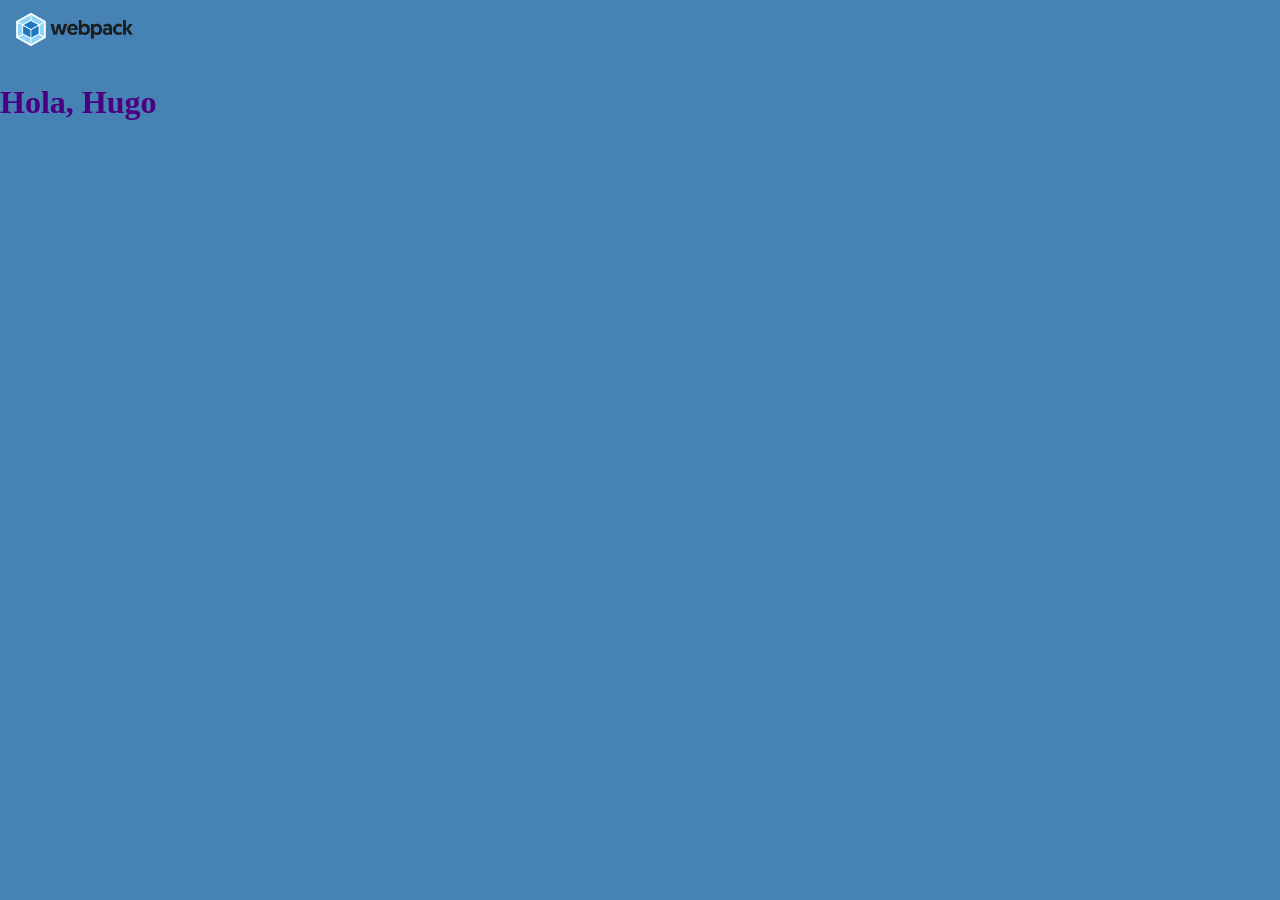
<file: docs/index.html>
<!doctype html><html lang="es"><head><meta charset="UTF-8"><meta http-equiv="X-UA-Compatible" content="IE=edge"><meta name="viewport" content="width=device-width,initial-scale=1"><title>Webpack</title><script defer="defer" src="main.696f13a21fe37762f758.js"></script><link href="main.76a0569c1ac4017278f9.css" rel="stylesheet"></head><body><img src="assets/img/webpack-logo.png" alt="webpack logo"></body></html>
</file>
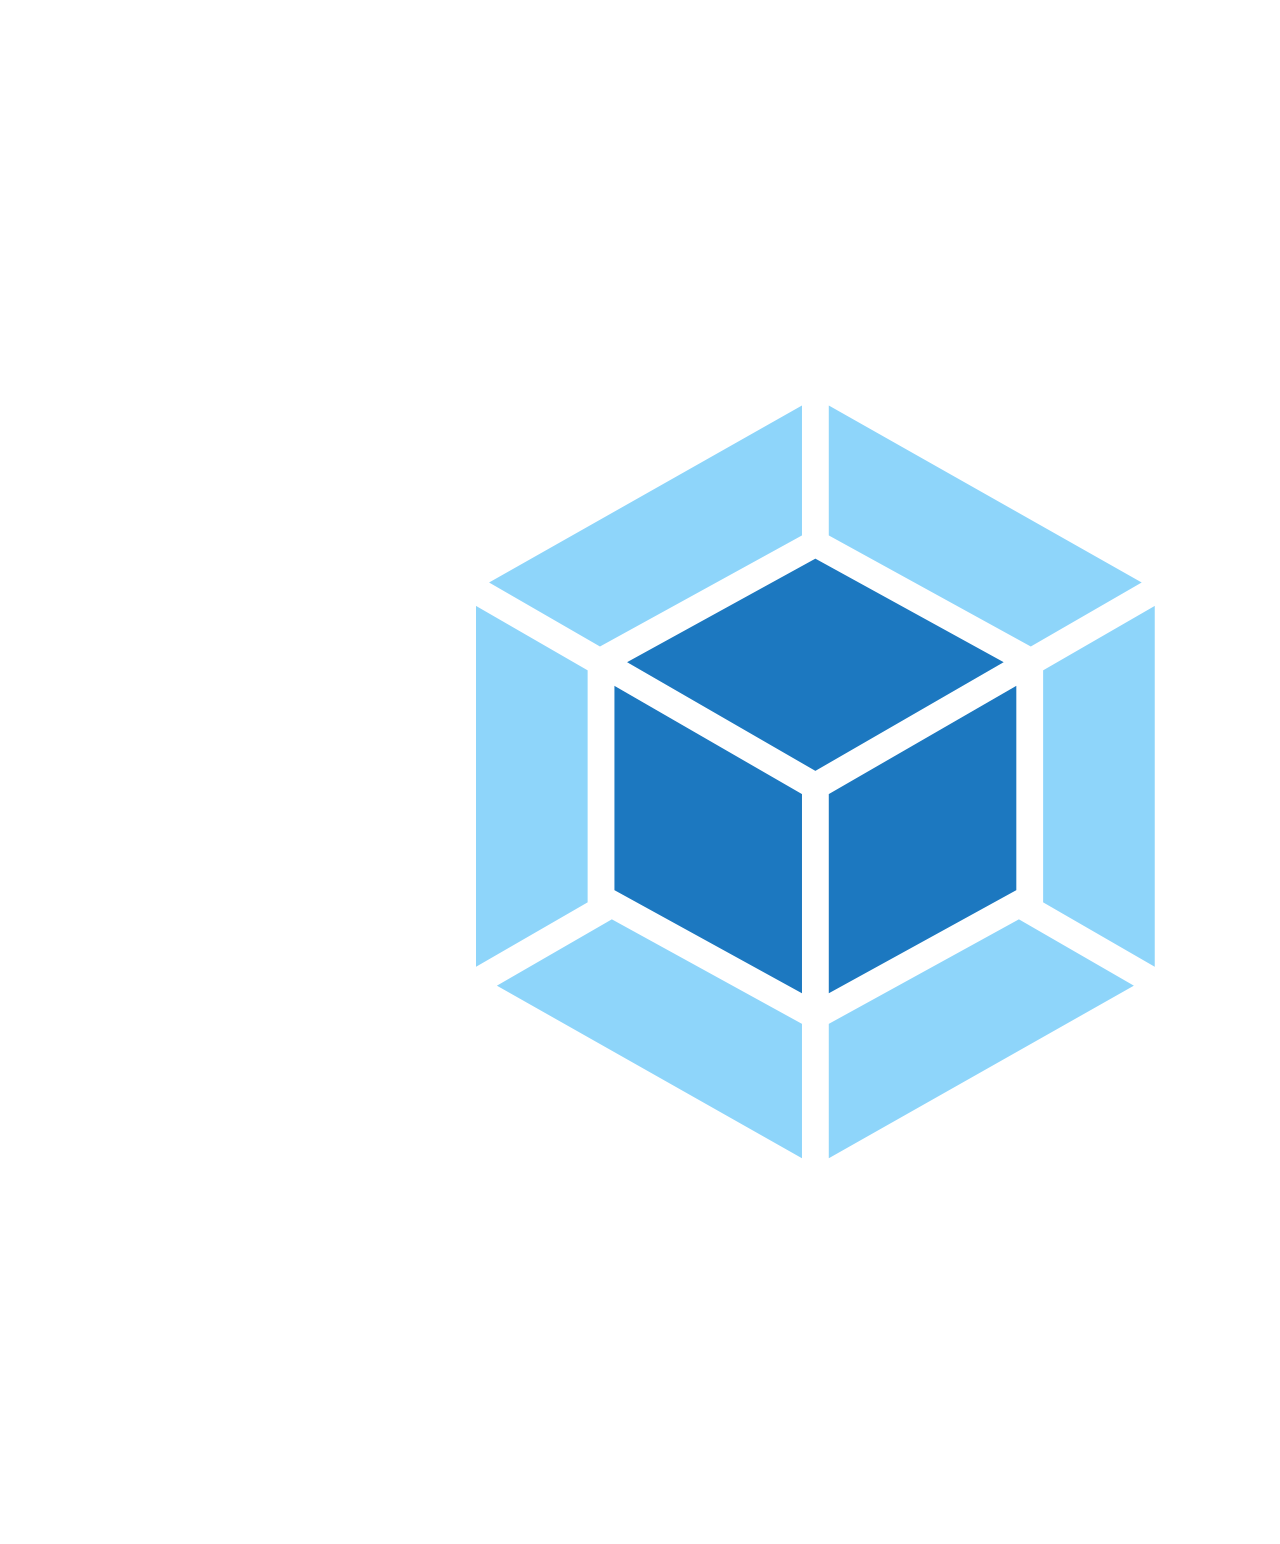
<file: src/index.html>
<!DOCTYPE html>
<html lang="es">
<head>
    <meta charset="UTF-8">
    <meta http-equiv="X-UA-Compatible" content="IE=edge">
    <meta name="viewport" content="width=device-width, initial-scale=1.0">
    <title>Webpack</title>
</head>
<body>
    
    <!-- Comentario -->
    <!-- Comentario -->
    <!-- Comentario -->
    <img src="assets/img/webpack-logo.png" alt="webpack logo">

</body>
</html>
</file>
<file: docs/main.76a0569c1ac4017278f9.css>
body,html{background-color:#4682b4;margin:0}img{width:150px}
</file>
